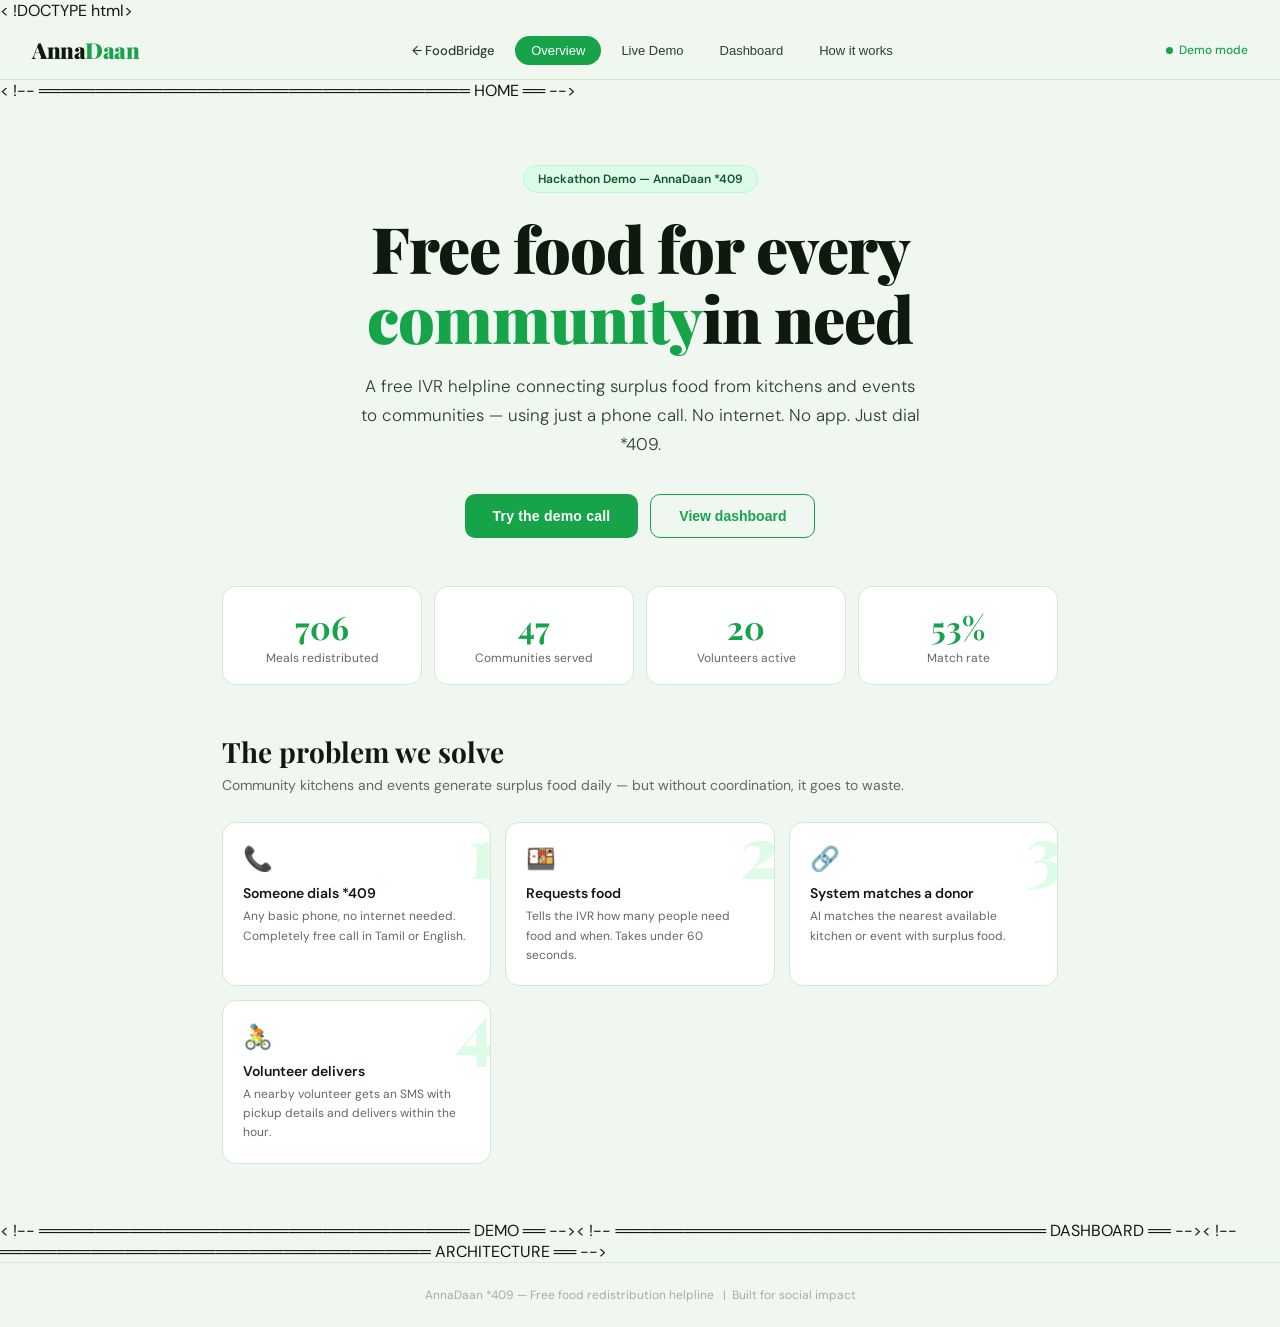
<file: manager.html>
< !DOCTYPE html><html lang="en"><head><meta charset="UTF-8"><meta name="viewport" content="width=device-width, initial-scale=1.0"><title>AnnaDaan — Food Redistribution Demo</title><link href="https://fonts.googleapis.com/css2?family=Playfair+Display:wght@700;900&family=DM+Sans:wght@300;400;500;600&display=swap" rel="stylesheet"><style>:root {
    --green: #16a34a;
    --green-l: #dcfce7;
    --green-d: #14532d;
    --amber: #d97706;
    --amber-l: #fef3c7;
    --red: #dc2626;
    --red-l: #fee2e2;
    --ink: #0f1a0f;
    --ink-2: #2d3f2d;
    --mist: #f0f7f0;
    --border: #d4e8d4;
    --white: #ffffff;
}

* {
    box-sizing: border-box;
    margin: 0;
    padding: 0;
}

html {
    scroll-behavior: smooth;
}

body {
    font-family: 'DM Sans', sans-serif;
    background: var(--mist);
    color: var(--ink);
    min-height: 100vh;
}

/* ── NAV ── */
nav {
    position: sticky;
    top: 0;
    z-index: 100;
    background: rgba(240, 247, 240, .92);
    backdrop-filter: blur(12px);
    border-bottom: 1px solid var(--border);
    padding: 14px 32px;
    display: flex;
    align-items: center;
    justify-content: space-between;
}

.logo {
    font-family: 'Playfair Display', serif;
    font-size: 22px;
    font-weight: 900;
    color: var(--ink);
    letter-spacing: -.5px;
}

.logo span {
    color: var(--green);
}

.nav-tabs {
    display: flex;
    gap: 4px;
}

.nav-tab {
    padding: 6px 16px;
    border-radius: 20px;
    font-size: 13px;
    font-weight: 500;
    cursor: pointer;
    border: none;
    background: transparent;
    color: var(--ink-2);
    transition: all .2s;
}

.nav-tab:hover {
    background: var(--green-l);
}

.nav-tab.active {
    background: var(--green);
    color: #fff;
}

.live-pill {
    display: flex;
    align-items: center;
    gap: 6px;
    font-size: 12px;
    font-weight: 500;
    color: var(--green);
}

.live-pill::before {
    content: '';
    width: 7px;
    height: 7px;
    border-radius: 50%;
    background: var(--green);
    animation: blink 1.4s infinite;
}

@keyframes blink {

    0%,
    100% {
        opacity: 1
    }

    50% {
        opacity: .2
    }
}

/* ── PAGES ── */
.page {
    display: none;
    animation: fadeIn .3s ease;
}

.page.active {
    display: block;
}

@keyframes fadeIn {
    from {
        opacity: 0;
        transform: translateY(8px)
    }

    to {
        opacity: 1;
        transform: translateY(0)
    }
}

/* ── HERO ── */
.hero {
    padding: 64px 32px 48px;
    max-width: 900px;
    margin: 0 auto;
    text-align: center;
}

.hero-badge {
    display: inline-flex;
    align-items: center;
    gap: 6px;
    background: var(--green-l);
    color: var(--green-d);
    font-size: 12px;
    font-weight: 600;
    padding: 5px 14px;
    border-radius: 20px;
    margin-bottom: 20px;
    border: 1px solid #bbf7d0;
}

h1 {
    font-family: 'Playfair Display', serif;
    font-size: clamp(36px, 6vw, 64px);
    font-weight: 900;
    line-height: 1.1;
    color: var(--ink);
    margin-bottom: 18px;
    letter-spacing: -1px;
}

h1 em {
    color: var(--green);
    font-style: normal;
}

.hero-sub {
    font-size: 17px;
    color: var(--ink-2);
    line-height: 1.7;
    max-width: 560px;
    margin: 0 auto 36px;
    font-weight: 300;
}

.hero-btns {
    display: flex;
    gap: 12px;
    justify-content: center;
    flex-wrap: wrap;
}

.btn-primary {
    padding: 13px 28px;
    border-radius: 10px;
    background: var(--green);
    color: #fff;
    font-size: 14px;
    font-weight: 600;
    cursor: pointer;
    border: none;
    transition: all .2s;
    letter-spacing: .2px;
}

.btn-primary:hover {
    background: var(--green-d);
    transform: translateY(-1px);
}

.btn-outline {
    padding: 13px 28px;
    border-radius: 10px;
    background: transparent;
    color: var(--green);
    font-size: 14px;
    font-weight: 600;
    cursor: pointer;
    border: 1.5px solid var(--green);
    transition: all .2s;
}

.btn-outline:hover {
    background: var(--green-l);
}

/* ── STATS ROW ── */
.stats-row {
    display: grid;
    grid-template-columns: repeat(auto-fit, minmax(140px, 1fr));
    gap: 12px;
    max-width: 900px;
    margin: 0 auto 48px;
    padding: 0 32px;
}

.stat-card {
    background: var(--white);
    border: 1px solid var(--border);
    border-radius: 14px;
    padding: 18px;
    text-align: center;
    transition: transform .2s;
}

.stat-card:hover {
    transform: translateY(-2px);
}

.stat-num {
    font-family: 'Playfair Display', serif;
    font-size: 32px;
    font-weight: 700;
    color: var(--green);
    display: block;
}

.stat-lbl {
    font-size: 12px;
    color: #666;
    margin-top: 2px;
}

/* ── HOW IT WORKS ── */
.section {
    padding: 0 32px 56px;
    max-width: 900px;
    margin: 0 auto;
}

.section-title {
    font-family: 'Playfair Display', serif;
    font-size: 28px;
    font-weight: 700;
    color: var(--ink);
    margin-bottom: 6px;
}

.section-sub {
    font-size: 14px;
    color: #666;
    margin-bottom: 28px;
}

.flow-cards {
    display: grid;
    grid-template-columns: repeat(auto-fit, minmax(200px, 1fr));
    gap: 14px;
}

.flow-card {
    background: var(--white);
    border: 1px solid var(--border);
    border-radius: 14px;
    padding: 20px;
    position: relative;
    overflow: hidden;
    transition: transform .2s;
}

.flow-card:hover {
    transform: translateY(-2px);
}

.flow-card::before {
    content: attr(data-n);
    font-family: 'Playfair Display', serif;
    font-size: 72px;
    font-weight: 900;
    color: var(--green-l);
    position: absolute;
    right: -6px;
    top: -10px;
    line-height: 1;
}

.fc-icon {
    font-size: 24px;
    margin-bottom: 10px;
}

.fc-title {
    font-size: 14px;
    font-weight: 600;
    color: var(--ink);
    margin-bottom: 5px;
}

.fc-desc {
    font-size: 12px;
    color: #666;
    line-height: 1.6;
}

/* ── PHONE DEMO ── */
.demo-section {
    display: grid;
    grid-template-columns: 1fr 1fr;
    gap: 32px;
    max-width: 900px;
    margin: 0 auto;
    padding: 0 32px 56px;
    align-items: start;
}

@media(max-width:640px) {
    .demo-section {
        grid-template-columns: 1fr;
    }
}

.phone-wrap {
    display: flex;
    justify-content: center;
}

.phone {
    width: 270px;
    background: var(--white);
    border: 1px solid var(--border);
    border-radius: 36px;
    padding: 16px 12px 22px;
    box-shadow: 0 24px 64px rgba(0, 0, 0, .08);
}

.notch {
    width: 60px;
    height: 5px;
    background: var(--border);
    border-radius: 3px;
    margin: 0 auto 14px;
}

.screen {
    min-height: 200px;
    padding: 2px 0 6px;
}

.ctag {
    text-align: center;
    font-size: 10px;
    color: #aaa;
    margin-bottom: 2px;
}

.pnum {
    text-align: center;
    font-size: 22px;
    font-weight: 600;
    color: var(--ink);
    letter-spacing: 3px;
}

.psl {
    text-align: center;
    font-size: 11px;
    min-height: 16px;
    margin: 4px 0 2px;
}

.pel {
    text-align: center;
    font-size: 11px;
    color: var(--green);
    min-height: 14px;
    margin-bottom: 5px;
}

.ivr-box {
    background: var(--mist);
    border-radius: 12px;
    padding: 12px;
    margin: 6px 0;
    display: none;
}

.ivr-lbl {
    font-size: 10px;
    font-weight: 600;
    color: #888;
    margin-bottom: 4px;
    text-transform: uppercase;
    letter-spacing: .4px;
}

.ivr-msg {
    font-size: 12px;
    color: var(--ink);
    line-height: 1.7;
    white-space: pre-line;
    margin-bottom: 8px;
}

.ivr-opts {
    display: flex;
    flex-direction: column;
    gap: 5px;
}

.ivr-opt {
    display: flex;
    align-items: center;
    gap: 7px;
    background: var(--white);
    border: 1px solid var(--border);
    border-radius: 9px;
    padding: 8px 10px;
    cursor: pointer;
    font-size: 12px;
    color: var(--ink);
    transition: all .15s;
}

.ivr-opt:hover {
    background: var(--green-l);
    border-color: #86efac;
}

.ivr-opt:active {
    transform: scale(0.97);
}

.opt-k {
    background: var(--green-l);
    color: var(--green-d);
    font-weight: 600;
    font-size: 10px;
    border-radius: 4px;
    padding: 1px 6px;
    min-width: 16px;
    text-align: center;
    flex-shrink: 0;
}

.cfm-box {
    background: var(--green-l);
    border-radius: 9px;
    padding: 10px;
    font-size: 11px;
    color: var(--green-d);
    line-height: 1.8;
    white-space: pre-line;
    margin-top: 7px;
    border: 1px solid #86efac;
}

.keypad {
    display: grid;
    grid-template-columns: repeat(3, 1fr);
    gap: 6px;
    margin: 8px 0;
}

.key {
    text-align: center;
    padding: 11px 0 7px;
    border-radius: 50%;
    cursor: pointer;
    user-select: none;
    transition: all .1s;
}

.key:active {
    background: var(--green-l);
    transform: scale(0.9);
}

.kn {
    font-size: 18px;
    font-weight: 400;
    color: var(--ink);
    line-height: 1;
}

.ks {
    font-size: 8px;
    color: #aaa;
    letter-spacing: 1.5px;
    margin-top: 1px;
}

.actions {
    display: flex;
    justify-content: space-between;
    align-items: center;
    padding: 0 10px;
}

.abtn {
    width: 48px;
    height: 48px;
    border-radius: 50%;
    display: flex;
    align-items: center;
    justify-content: center;
    cursor: pointer;
    transition: all .15s;
}

.abtn:active {
    transform: scale(0.9);
}

.dot {
    display: inline-block;
    width: 6px;
    height: 6px;
    border-radius: 50%;
    background: var(--green);
    margin: 0 2px;
    animation: blink 1s infinite;
}

.dot:nth-child(2) {
    animation-delay: .2s;
}

.dot:nth-child(3) {
    animation-delay: .4s;
}

/* demo right panel */
.demo-info {
    padding-top: 8px;
}

.demo-info h2 {
    font-family: 'Playfair Display', serif;
    font-size: 26px;
    font-weight: 700;
    color: var(--ink);
    margin-bottom: 8px;
}

.demo-info p {
    font-size: 14px;
    color: #555;
    line-height: 1.7;
    margin-bottom: 16px;
}

.feature-list {
    list-style: none;
    display: flex;
    flex-direction: column;
    gap: 8px;
    margin-bottom: 24px;
}

.feature-list li {
    display: flex;
    align-items: flex-start;
    gap: 10px;
    font-size: 13px;
    color: var(--ink-2);
}

.feature-list li::before {
    content: '';
    width: 18px;
    height: 18px;
    border-radius: 50%;
    background: var(--green-l);
    border: 1.5px solid var(--green);
    flex-shrink: 0;
    margin-top: 1px;
    display: flex;
    align-items: center;
    justify-content: center;
}

.tag-row {
    display: flex;
    gap: 6px;
    flex-wrap: wrap;
}

.tag {
    font-size: 11px;
    font-weight: 500;
    padding: 3px 10px;
    border-radius: 20px;
    border: 1px solid;
}

.tag-g {
    background: var(--green-l);
    color: var(--green-d);
    border-color: #86efac;
}

.tag-a {
    background: var(--amber-l);
    color: #92400e;
    border-color: #fcd34d;
}

/* ── DASHBOARD ── */
.dash-wrap {
    max-width: 900px;
    margin: 0 auto;
    padding: 0 32px 56px;
}

.dash-grid {
    display: grid;
    grid-template-columns: repeat(auto-fit, minmax(140px, 1fr));
    gap: 10px;
    margin-bottom: 20px;
}

.d-stat {
    background: var(--white);
    border: 1px solid var(--border);
    border-radius: 12px;
    padding: 14px;
}

.d-stat-n {
    font-family: 'Playfair Display', serif;
    font-size: 28px;
    font-weight: 700;
}

.d-stat-l {
    font-size: 11px;
    color: #888;
    margin-top: 2px;
}

.d-stat.g .d-stat-n {
    color: var(--green);
}

.d-stat.a .d-stat-n {
    color: var(--amber);
}

.d-stat.r .d-stat-n {
    color: var(--red);
}

.table-card {
    background: var(--white);
    border: 1px solid var(--border);
    border-radius: 14px;
    overflow: hidden;
}

.table-head {
    padding: 14px 16px;
    border-bottom: 1px solid var(--border);
    display: flex;
    align-items: center;
    justify-content: space-between;
}

.table-title {
    font-size: 14px;
    font-weight: 600;
    color: var(--ink);
}

table {
    width: 100%;
    border-collapse: collapse;
}

th {
    font-size: 10px;
    font-weight: 600;
    color: #888;
    text-transform: uppercase;
    padding: 8px 14px;
    background: #fafaf8;
    text-align: left;
    border-bottom: 1px solid var(--border);
}

td {
    padding: 10px 14px;
    font-size: 13px;
    border-bottom: 1px solid #f5f5f2;
}

tr:last-child td {
    border-bottom: none;
}

tr:hover td {
    background: #fafcfa;
}

.badge {
    display: inline-block;
    font-size: 10px;
    font-weight: 600;
    padding: 2px 8px;
    border-radius: 20px;
}

.b-open {
    background: var(--amber-l);
    color: #92400e;
}

.b-matched {
    background: var(--green-l);
    color: var(--green-d);
}

.b-done {
    background: #ede9fe;
    color: #4c1d95;
}

.b-ta {
    background: #ede9fe;
    color: #5b21b6;
}

.b-en {
    background: #dbeafe;
    color: #1e40af;
}

/* ── ARCHITECTURE ── */
.arch-section {
    max-width: 900px;
    margin: 0 auto;
    padding: 0 32px 56px;
}

.arch-grid {
    display: grid;
    grid-template-columns: 1fr 1fr;
    gap: 14px;
}

@media(max-width:600px) {
    .arch-grid {
        grid-template-columns: 1fr;
    }
}

.arch-card {
    background: var(--white);
    border: 1px solid var(--border);
    border-radius: 14px;
    padding: 18px;
}

.arch-card-title {
    font-size: 13px;
    font-weight: 600;
    color: var(--ink);
    margin-bottom: 8px;
    display: flex;
    align-items: center;
    gap: 8px;
}

.arch-dot {
    width: 8px;
    height: 8px;
    border-radius: 50%;
    flex-shrink: 0;
}

.arch-desc {
    font-size: 12px;
    color: #666;
    line-height: 1.6;
}

.arch-tag {
    display: inline-block;
    font-size: 10px;
    font-weight: 500;
    padding: 2px 8px;
    border-radius: 5px;
    margin-top: 6px;
}

.at-free {
    background: var(--green-l);
    color: var(--green-d);
}

.flow-line {
    display: flex;
    align-items: center;
    gap: 0;
    background: var(--white);
    border: 1px solid var(--border);
    border-radius: 14px;
    padding: 16px 20px;
    margin-bottom: 14px;
    flex-wrap: wrap;
    gap: 8px;
}

.fl-box {
    background: var(--mist);
    border: 1px solid var(--border);
    border-radius: 8px;
    padding: 6px 12px;
    font-size: 12px;
    font-weight: 500;
    color: var(--ink);
    white-space: nowrap;
}

.fl-arr {
    color: #aaa;
    font-size: 14px;
}

footer {
    text-align: center;
    padding: 24px;
    font-size: 12px;
    color: #aaa;
    border-top: 1px solid var(--border);
}

</style></head><body><nav><div class="logo">Anna<span>Daan</span></div><div class="nav-tabs"><a class="nav-tab" href="index.html" style="text-decoration:none; display:inline-flex; align-items:center;">← FoodBridge</a><button class="nav-tab active" onclick="showPage('home')">Overview</button><button class="nav-tab" onclick="showPage('demo')">Live Demo</button><button class="nav-tab" onclick="showPage('dashboard')">Dashboard</button><button class="nav-tab" onclick="showPage('arch')">How it works</button></div><div class="live-pill">Demo mode</div></nav>< !-- ══════════════════════════════════════ HOME ══ --><div class="page active" id="page-home"><div class="hero"><div class="hero-badge">Hackathon Demo — AnnaDaan *409</div><h1>Free food for every<br><em>community</em>in need</h1><p class="hero-sub">A free IVR helpline connecting surplus food from kitchens and events to communities — using just a phone call. No internet. No app. Just dial *409.</p><div class="hero-btns"><button class="btn-primary" onclick="showPage('demo')">Try the demo call</button><button class="btn-outline" onclick="showPage('dashboard')">View dashboard</button></div></div><div class="stats-row"><div class="stat-card"><span class="stat-num" id="s1">0</span><div class="stat-lbl">Meals redistributed</div></div><div class="stat-card"><span class="stat-num" id="s2">0</span><div class="stat-lbl">Communities served</div></div><div class="stat-card"><span class="stat-num" id="s3">0</span><div class="stat-lbl">Volunteers active</div></div><div class="stat-card"><span class="stat-num" id="s4">0%</span><div class="stat-lbl">Match rate</div></div></div><div class="section"><div class="section-title">The problem we solve</div><div class="section-sub">Community kitchens and events generate surplus food daily — but without coordination,
it goes to waste.</div><div class="flow-cards"><div class="flow-card" data-n="1"><div class="fc-icon">📞</div><div class="fc-title">Someone dials *409</div><div class="fc-desc">Any basic phone,
no internet needed. Completely free call in Tamil or English.</div></div><div class="flow-card" data-n="2"><div class="fc-icon">🍱</div><div class="fc-title">Requests food</div><div class="fc-desc">Tells the IVR how many people need food and when. Takes under 60 seconds.</div></div><div class="flow-card" data-n="3"><div class="fc-icon">🔗</div><div class="fc-title">System matches a donor</div><div class="fc-desc">AI matches the nearest available kitchen or event with surplus food.</div></div><div class="flow-card" data-n="4"><div class="fc-icon">🚴</div><div class="fc-title">Volunteer delivers</div><div class="fc-desc">A nearby volunteer gets an SMS with pickup details and delivers within the hour.</div></div></div></div></div>< !-- ══════════════════════════════════════ DEMO ══ --><div class="page" id="page-demo"><div class="demo-section"><div class="phone-wrap"><div class="phone"><div class="notch"></div><div class="screen"><div class="ctag">AnnaDaan — இலவச உதவி</div><div class="pnum" id="pd">*409</div><div class="psl" id="psl" style="color:#aaa">Tap green to call</div><div class="pel" id="pel"></div><div class="ivr-box" id="ibox"><div class="ivr-lbl" id="ilbl"></div><div class="ivr-msg" id="imsg"></div><div class="ivr-opts" id="iopts"></div><div id="icfm"></div></div></div><div class="keypad"><div class="key" onclick="pk('1')"><div class="kn">1</div><div class="ks"></div></div><div class="key" onclick="pk('2')"><div class="kn">2</div><div class="ks">ABC</div></div><div class="key" onclick="pk('3')"><div class="kn">3</div><div class="ks">DEF</div></div><div class="key" onclick="pk('4')"><div class="kn">4</div><div class="ks">GHI</div></div><div class="key" onclick="pk('5')"><div class="kn">5</div><div class="ks">JKL</div></div><div class="key" onclick="pk('6')"><div class="kn">6</div><div class="ks">MNO</div></div><div class="key" onclick="pk('7')"><div class="kn">7</div><div class="ks">PQRS</div></div><div class="key" onclick="pk('8')"><div class="kn">8</div><div class="ks">TUV</div></div><div class="key" onclick="pk('9')"><div class="kn">9</div><div class="ks">WXYZ</div></div><div class="key" onclick="pk('*')"><div class="kn" style="font-size:20px">*</div></div><div class="key" onclick="pk('0')"><div class="kn">0</div></div><div class="key" onclick="pk('#')"><div class="kn">#</div></div></div><div class="actions"><div class="abtn" style="background:#f0f7f0" onclick="dl()"><svg width="16" height="16" viewBox="0 0 24 24" fill="none" stroke="#666" stroke-width="2" stroke-linecap="round"><path d="M21 4H8l-7 8 7 8h13a2 2 0 0 0 2-2V6a2 2 0 0 0-2-2z" /><line x1="18" y1="9" x2="12" y2="15" /><line x1="12" y1="9" x2="18" y2="15" /></svg></div><div class="abtn" id="cbtn" style="background:#16a34a" onclick="hc()"><svg width="18" height="18" viewBox="0 0 24 24" fill="none" stroke="white" stroke-width="2" stroke-linecap="round"><path d="M22 16.92v3a2 2 0 0 1-2.18 2 19.79 19.79 0 0 1-8.63-3.07A19.5 19.5 0 0 1 4.69 12 19.79 19.79 0 0 1 1.63 3.4 2 2 0 0 1 3.6 1.22h3a2 2 0 0 1 2 1.72c.127.96.362 1.903.7 2.81a2 2 0 0 1-.45 2.11L7.91 8.8a16 16 0 0 0 6.29 6.29l.96-.96a2 2 0 0 1 2.11-.45c.907.338 1.85.573 2.81.7a2 2 0 0 1 1.72 2z" /></svg></div><div style="width:48px"></div></div></div></div><div class="demo-info"><h2>Try the *409 helpline</h2><p>Dial *409 using the keypad,
press the green call button,
then navigate the menu. This is exactly what a caller hears — in Tamil or English.</p><ul class="feature-list"><li>Press 1 — request food for your community</li><li>Press 2 — check your request status</li><li>Press 3 — switch between Tamil and English</li></ul><div class="tag-row"><span class="tag tag-g">Tamil voice</span><span class="tag tag-g">English voice</span><span class="tag tag-g">Free call</span><span class="tag tag-a">Works on any phone</span><span class="tag tag-a">No internet needed</span></div><br><br><div id="demo-log" style="background:var(--mist);border:1px solid var(--border);border-radius:10px;padding:12px;font-size:12px;color:#555;min-height:80px;line-height:1.8;display:none;"><strong style="color:var(--ink);font-size:11px;text-transform:uppercase;letter-spacing:.4px;">Call log</strong><br><div id="log-entries"></div></div></div></div></div>< !-- ══════════════════════════════════════ DASHBOARD ══ --><div class="page" id="page-dashboard"><div class="dash-wrap"><div style="padding:24px 0 20px;"><div class="section-title">Command Centre</div><div class="section-sub">Live ticket tracking,
analytics,
volunteer dispatch</div></div><div class="dash-grid"><div class="d-stat g"><div class="d-stat-n" id="ds1">12</div><div class="d-stat-l">Total requests</div></div><div class="d-stat g"><div class="d-stat-n" id="ds2">9</div><div class="d-stat-l">Matched</div></div><div class="d-stat"><div class="d-stat-n" id="ds3">6</div><div class="d-stat-l">Delivered</div></div><div class="d-stat a"><div class="d-stat-n" id="ds4">3</div><div class="d-stat-l">Open</div></div><div class="d-stat g"><div class="d-stat-n">75%</div><div class="d-stat-l">Match rate</div></div><div class="d-stat"><div class="d-stat-n">4</div><div class="d-stat-l">Active donors</div></div></div><div class="table-card" style="margin-bottom:14px;"><div class="table-head"><div class="table-title">Live tickets</div><span style="font-size:11px;color:#aaa;">Auto-updates every 15s in production</span></div><div style="overflow-x:auto;"><table id="ticket-table"><thead><tr><th>Ticket</th><th>Caller</th><th>Size</th><th>Urgency</th><th>Lang</th><th>Status</th><th>Time</th></tr></thead><tbody id="ticket-body"></tbody></table></div></div><div class="table-card"><div class="table-head"><div class="table-title">Donors & volunteers</div></div><div style="overflow-x:auto;"><table><thead><tr><th>Kitchen / Donor</th><th>Food type</th><th>Serves</th><th>Area</th><th>Status</th></tr></thead><tbody><tr><td><strong>Rajaji Hall Kitchen</strong></td><td>Cooked meals</td><td>200 ppl</td><td>Chennai Central</td><td><span class="badge b-matched">Available</span></td></tr><tr><td><strong>Temple Kitchen,
T.Nagar</strong></td><td>Cooked meals</td><td>100 ppl</td><td>T.Nagar</td><td><span class="badge b-matched">Available</span></td></tr><tr><td><strong>Wedding Hall,
Adyar</strong></td><td>Mixed</td><td>50 ppl</td><td>Adyar</td><td><span class="badge b-done">Assigned</span></td></tr><tr><td><strong>Corporation Centre</strong></td><td>Packaged</td><td>80 ppl</td><td>Egmore</td><td><span class="badge b-matched">Available</span></td></tr></tbody></table></div></div></div></div>< !-- ══════════════════════════════════════ ARCHITECTURE ══ --><div class="page" id="page-arch"><div class="arch-section"><div style="padding:24px 0 20px;"><div class="section-title">How it works</div><div class="section-sub">Every component is free. Deployed and running in under 2 hours.</div></div><div class="flow-line"><div class="fl-box">User dials *409</div><div class="fl-arr">→</div><div class="fl-box">Twilio receives call</div><div class="fl-arr">→</div><div class="fl-box">Flask on Render</div><div class="fl-arr">→</div><div class="fl-box">Tamil / English IVR</div><div class="fl-arr">→</div><div class="fl-box">Ticket saved in Supabase</div><div class="fl-arr">→</div><div class="fl-box">Volunteer SMS sent</div></div><div class="arch-grid"><div class="arch-card"><div class="arch-card-title"><div class="arch-dot" style="background:#16a34a"></div>Twilio IVR</div><div class="arch-desc">Handles the actual phone call. Plays Tamil or English voice using Polly TTS. Captures key presses (1/2/3) and sends them to your Flask server via webhook.</div><span class="arch-tag at-free">$15 free trial</span></div><div class="arch-card"><div class="arch-card-title"><div class="arch-dot" style="background:#3b82f6"></div>Flask backend</div><div class="arch-desc">Receives Twilio webhooks,
runs the IVR logic,
saves tickets to Supabase,
triggers the matching engine,
and sends SMS confirmations.</div><span class="arch-tag at-free">Free on Render.com</span></div><div class="arch-card"><div class="arch-card-title"><div class="arch-dot" style="background:#8b5cf6"></div>Supabase database</div><div class="arch-desc">Stores all tickets,
donors,
and volunteer assignments. Provides real-time updates to the dashboard. Two tables: tickets and donors.</div><span class="arch-tag at-free">Free forever</span></div><div class="arch-card"><div class="arch-card-title"><div class="arch-dot" style="background:#f59e0b"></div>Matching engine</div><div class="arch-desc">Automatically pairs each food request with the nearest available donor based on capacity and urgency. Notifies the volunteer via SMS instantly.</div><span class="arch-tag at-free">Built into Flask app</span></div><div class="arch-card"><div class="arch-card-title"><div class="arch-dot" style="background:#ef4444"></div>Dashboard</div><div class="arch-desc">Live command centre showing tickets,
analytics,
donor management,
and volunteer status. Auto-refreshes every 15 seconds.</div><span class="arch-tag at-free">Served by Flask</span></div><div class="arch-card"><div class="arch-card-title"><div class="arch-dot" style="background:#06b6d4"></div>Tamil+English IVR</div><div class="arch-desc">Full bilingual support. Caller presses 3 to switch language mid-call. All prompts,
confirmations and SMS messages are in Tamil or English.</div><span class="arch-tag at-free">Twilio Polly TTS</span></div></div></div></div><footer>AnnaDaan *409 — Free food redistribution helpline &nbsp;
|&nbsp;
Built for social impact</footer><script> // ── Page navigation ──────────────────────

function showPage(id) {
    document.querySelectorAll('.page').forEach(function(p) {
            p.classList.remove('active');
        });

    document.querySelectorAll('.nav-tab').forEach(function(t) {
            t.classList.remove('active');
        });
    document.getElementById('page-' +id).classList.add('active');

    var tabs= {
        'home': 0, 'demo':1, 'dashboard':2, 'arch':3
    }

    ;
    document.querySelectorAll('.nav-tab')[tabs[id]].classList.add('active');
    window.scrollTo(0, 0);
}

// ── Counter animation ────────────────────
function animateCount(el, target, suffix, dur) {
    var start=0,
    step=target/60;

    var t=setInterval(function() {
            start=Math.min(start+step, target);
            el.textContent=Math.floor(start) + (suffix||'');
            if(start >=target) clearInterval(t);
        }

        , dur/60);
}

setTimeout(function() {
        animateCount(document.getElementById('s1'), 1247, '', 1500);
        animateCount(document.getElementById('s2'), 83, '', 1500);
        animateCount(document.getElementById('s3'), 36, '', 1500);
        animateCount(document.getElementById('s4'), 94, '%', 1500);
    }

    , 400);

// ── IVR simulator ────────────────────────
var st='idle',
ivs='',
dial='',
secs=0,
tmr=null,
lang='en';
var tid='FD-'+Math.floor(1000+Math.random()*8999);
var logs=[];

var T= {
    en: {

        ctag:'AnnaDaan — Free Helpline',
        tap:'Tap green to call',
        conn:'Connected — AnnaDaan Helpline',
        home_lbl:'*409 — Main menu',
        home_msg:'Welcome. This call is free.\n\nPress 1 — Request food for community\nPress 2 — Check request status\nPress 3 — மொழி / Language',
        home_opts:[ {
            k: '1', t:'Request food for community', n:'size'
        }

        ,
        {
        k: '2', t:'Check request status', n:'status'
    }

    ,
    {
    k: '3', t:'மொழி / Language', n:'lang'
}

],
size_lbl:'How many people?',
size_msg:'Press 1 — Up to 10 people\nPress 2 — 11 to 50 people\nPress 3 — More than 50 people',
size_opts:[ {
    k: '1', t:'Up to 10 people', n:'when'
}

,
{
k: '2', t:'11 to 50 people', n:'when'
}

,
{
k: '3', t:'More than 50 people', n:'when'
}

],
when_lbl:'When do you need food?',
when_msg:'Press 1 — Right now (urgent)\nPress 2 — Today afternoon\nPress 3 — Tomorrow',
when_opts:[ {
    k: '1', t:'Right now — urgent', n:'done'
}

,
{
k: '2', t:'Today afternoon', n:'done'
}

,
{
k: '3', t:'Tomorrow', n:'done'
}

],
done_lbl:'Request confirmed',
done_msg:'Your food request is registered.\nA volunteer will reach you in 30–45 min.\nYou will receive an SMS shortly.\n\nPress 0 — Main menu',
done_cfm:'Ticket #'+tid+'\nCommunity food request\nStatus: Matching donor\nETA: 30–45 minutes\nFree service',
done_opts:[ {
    k: '0', t:'Back to main menu', n:'home'
}

],
stat_lbl:'Request status',
stat_msg:'Ticket #'+tid+'\nStatus: Matched\nVolunteer on the way\nETA: 25 minutes\n\nPress 0 — Main menu',
stat_opts:[ {
    k: '0', t:'Back to main menu', n:'home'
}

],
lang_lbl:'Language / மொழி',
lang_msg:'Press 1 — English\nPress 2 — தமிழ் (Tamil)',
lang_opts:[ {
    k: '1', t:'English', n:'set_en'
}

,
{
k: '2', t:'தமிழ்', n:'set_ta'
}

],
saved_lbl:'Language saved',
saved_msg:'Language set to English.\n\nPress 0 — Main menu',
saved_opts:[ {
    k: '0', t:'Main menu', n:'home'
}

],
back:'Back to main menu'
}

,
ta: {

    ctag:'அன்னதானம் — இலவச உதவி',
    tap:'பச்சை பொத்தானை அழுத்தவும்',
    conn:'இணைக்கப்பட்டது',
    home_lbl:'*409 — முதன்மை மெனு',
    home_msg:'வரவேற்கிறோம். இந்த அழைப்பு இலவசம்.\n\n1 — சமுதாயத்திற்கு உணவு கேட்க\n2 — கோரிக்கை நிலை பார்க்க\n3 — மொழி / Language',
    home_opts:[ {
        k: '1', t:'சமுதாயத்திற்கு உணவு கேட்க', n:'size'
    }

    ,
    {
    k: '2', t:'கோரிக்கை நிலை பார்க்க', n:'status'
}

,
{
k: '3', t:'மொழி / Language', n:'lang'
}

],
size_lbl:'எத்தனை பேருக்கு?',
size_msg:'1 — 10 பேர் வரை\n2 — 11 முதல் 50 பேர்\n3 — 50 பேருக்கு மேல்',
size_opts:[ {
    k: '1', t:'10 பேர் வரை', n:'when'
}

,
{
k: '2', t:'11 முதல் 50 பேர்', n:'when'
}

,
{
k: '3', t:'50 பேருக்கு மேல்', n:'when'
}

],
when_lbl:'எப்போது வேண்டும்?',
when_msg:'1 — இப்போதே (அவசரம்)\n2 — இன்று மதியம்\n3 — நாளை',
when_opts:[ {
    k: '1', t:'இப்போதே — அவசரம்', n:'done'
}

,
{
k: '2', t:'இன்று மதியம்', n:'done'
}

,
{
k: '3', t:'நாளை', n:'done'
}

],
done_lbl:'கோரிக்கை உறுதிப்பட்டது',
done_msg:'உங்கள் கோரிக்கை பதிவாகிவிட்டது.\nதன்னார்வலர் 30–45 நிமிடத்தில் வருவார்.\nSMS வரும்.\n\n0 — முதன்மை மெனு',
done_cfm:'டிக்கெட் #'+tid+'\nசமுதாய உணவு கோரிக்கை\nநிலை: நன்கொடையாளர் தேடுகிறோம்\nவரும் நேரம்: 30–45 நிமிடம்\nஇலவச சேவை',
done_opts:[ {
    k: '0', t:'முதன்மை மெனு', n:'home'
}

],
stat_lbl:'கோரிக்கை நிலை',
stat_msg:'டிக்கெட் #'+tid+'\nநிலை: பொருத்தப்பட்டது\nதன்னார்வலர் வருகிறார்\nவரும் நேரம்: 25 நிமிடம்\n\n0 — முதன்மை மெனு',
stat_opts:[ {
    k: '0', t:'முதன்மை மெனு', n:'home'
}

],
lang_lbl:'மொழி / Language',
lang_msg:'1 — English\n2 — தமிழ்',
lang_opts:[ {
    k: '1', t:'English', n:'set_en'
}

,
{
k: '2', t:'தமிழ்', n:'set_ta'
}

],
saved_lbl:'மொழி சேமிக்கப்பட்டது',
saved_msg:'மொழி தமிழாக அமைக்கப்பட்டது.\n\n0 — முதன்மை மெனு',
saved_opts:[ {
    k: '0', t:'முதன்மை மெனு', n:'home'
}

],
back:'முதன்மை மெனு'
}
}

;

function getFlow() {
    var t=T[lang];

    return {
        home: {
            lbl: t.home_lbl, msg:t.home_msg, opts:t.home_opts
        }

        ,
        size: {
            lbl: t.size_lbl, msg:t.size_msg, opts:t.size_opts
        }

        ,
        when: {
            lbl: t.when_lbl, msg:t.when_msg, opts:t.when_opts
        }

        ,
        done: {
            lbl: t.done_lbl, msg:t.done_msg, opts:t.done_opts, cfm:t.done_cfm
        }

        ,
        status: {
            lbl: t.stat_lbl, msg:t.stat_msg, opts:t.stat_opts
        }

        ,
        lang: {
            lbl: t.lang_lbl, msg:t.lang_msg, opts:t.lang_opts
        }

        ,
        set_en: {
            lbl: T.en.saved_lbl, msg:T.en.saved_msg, opts:T.en.saved_opts, sw:'en'
        }

        ,
        set_ta: {
            lbl: T.ta.saved_lbl, msg:T.ta.saved_msg, opts:T.ta.saved_opts, sw:'ta'
        }
    }

    ;
}

function addLog(msg) {
    var d=document.getElementById('demo-log');
    var e=document.getElementById('log-entries');
    d.style.display='block';
    var now=new Date();

    var ts=now.toLocaleTimeString('en-IN', {
        hour:'2-digit', minute:'2-digit', second:'2-digit'
    });
e.innerHTML+='<span style="color:#aaa">'+ts+'</span> '+msg+'<br>';
d.scrollTop=d.scrollHeight;
// also add to dashboard
if(msg.indexOf('Ticket') !==-1) addTicketRow();
}

var ticketCount=12;

var ticketData=[ {
    id: 'FD-2847', caller:'+91 98765 xxxxx', size:'11–50', urg:'Now', lang:'ta', status:'matched', time:'2 min ago'
}

,
{
id: 'FD-2846', caller:'+91 98400 xxxxx', size:'≤10', urg:'Afternoon', lang:'en', status:'open', time:'8 min ago'
}

,
{
id: 'FD-2845', caller:'+91 94440 xxxxx', size:'50+', urg:'Tomorrow', lang:'ta', status:'done', time:'22 min ago'
}

,
{
id: 'FD-2844', caller:'+91 97890 xxxxx', size:'11–50', urg:'Now', lang:'en', status:'matched', time:'35 min ago'
}

,
];

function renderTickets() {
    var tbody=document.getElementById('ticket-body');

    var rows=ticketData.map(function(t) {
            var bc= {
                open:'b-open', matched:'b-matched', done:'b-done'
            }

            [t.status]||'b-open';
            return '<tr><td><strong>' +t.id+'</strong></td><td>' +t.caller+'</td><td>' +t.size+'</td><td>' +t.urg+'</td>' + '<td>' +(t.lang==='ta' ?'<span class="badge b-ta">தமிழ்</span>':'<span class="badge b-en">EN</span>')+'</td>' + '<td><span class="badge ' +bc+'">' +t.status+'</span></td><td style="color:#aaa">' +t.time+'</td></tr>';
        });
    tbody.innerHTML=rows.join('');
}

renderTickets();

function addTicketRow() {
    ticketCount++;
    var newTid='FD-'+Math.floor(2848+Math.random()*10);

    ticketData.unshift({
        id:newTid, caller:'+91 90000 xxxxx', size:'11–50', urg:'Now', lang:lang, status:'matched', time:'Just now'
    });
document.getElementById('ds1').textContent=ticketCount;
document.getElementById('ds2').textContent=Math.floor(ticketCount*0.75);
document.getElementById('ds4').textContent=ticketCount - Math.floor(ticketCount*0.75);
renderTickets();
}

function pk(k) {
    if(st==='idle') {
        dial+=k;
        document.getElementById('pd').textContent=dial;
        document.getElementById('psl').textContent='';
        return;
    }

    if(st==='connected') {
        var f=getFlow(),
        s=f[ivs];
        if( !s)return;

        var o=(s.opts||[]).find(function(x) {
                return x.k===k;
            });

        if(o) {
            addLog('Pressed ' +k+' → ' +o.t);
            show(o.n);
        }
    }
}

function dl() {
    if(st !=='idle')return;
    dial=dial.slice(0, -1);
    document.getElementById('pd').textContent=dial||'*409';
    if( !dial)document.getElementById('psl').textContent=T[lang].tap;
}

function hc() {
    if(st==='idle')call();
    else end();
}

function call() {
    if( !dial)return;
    st='connecting';
    document.getElementById('psl').innerHTML='<span class="dot"></span><span class="dot"></span><span class="dot"></span>';
    document.getElementById('psl').style.color='';
    setBtnEnd();
    addLog('Dialling ' +dial+'...');

    setTimeout(function() {
            st='connected'; secs=0;

            tmr=setInterval(function() {
                    secs++; var m=Math.floor(secs/60), s=secs%60; document.getElementById('pel').textContent=(m<10?'0':'')+m+':' +(s<10?'0':'')+s;
                }

                , 1000);
            document.getElementById('psl').textContent=T[lang].conn;
            document.getElementById('psl').style.color='var(--green)';
            document.getElementById('ibox').style.display='block';
            addLog('Connected to AnnaDaan Helpline');
            show('home');
        }

        , 1600);
}

function show(name) {
    ivs=name;
    var f=getFlow(),
    s=f[name];
    if( !s)return;

    if(s.sw) {
        lang=s.sw;
    }

    document.getElementById('ilbl').textContent=s.lbl;
    document.getElementById('imsg').textContent=s.msg;
    var ol=document.getElementById('iopts');
    ol.innerHTML='';

    (s.opts||[]).forEach(function(o) {
            var d=document.createElement('div'); d.className='ivr-opt';
            d.innerHTML='<span class="opt-k">' +o.k+'</span><span>' +o.t+'</span>';

            d.onclick=function() {
                addLog('Pressed ' +o.k+' → ' +o.t); show(o.n);
            }

            ;
            ol.appendChild(d);
        });
    var cb=document.getElementById('icfm');
    cb.innerHTML='';

    if(s.cfm) {
        var c=document.createElement('div');
        c.className='cfm-box';
        c.textContent=s.cfm;
        cb.appendChild(c);
        addLog('Ticket created: ' +tid);
    }
}

function setBtnEnd() {
    var b=document.getElementById('cbtn');
    b.style.background='#dc2626';
    b.innerHTML='<svg width="16" height="16" viewBox="0 0 24 24" fill="none" stroke="white" stroke-width="2.5" stroke-linecap="round"><line x1="18" y1="6" x2="6" y2="18"/><line x1="6" y1="6" x2="18" y2="18"/></svg>';
}

function end() {
    clearInterval(tmr);
    st='idle';
    ivs='';
    secs=0;
    dial='';
    document.getElementById('pd').textContent='*409';
    document.getElementById('psl').textContent=T[lang].tap;
    document.getElementById('psl').style.color='#aaa';
    document.getElementById('pel').textContent='';
    document.getElementById('ibox').style.display='none';
    document.getElementById('iopts').innerHTML='';
    document.getElementById('icfm').innerHTML='';
    var b=document.getElementById('cbtn');
    b.style.background='#16a34a';
    b.innerHTML='<svg width="18" height="18" viewBox="0 0 24 24" fill="none" stroke="white" stroke-width="2" stroke-linecap="round"><path d="M22 16.92v3a2 2 0 0 1-2.18 2 19.79 19.79 0 0 1-8.63-3.07A19.5 19.5 0 0 1 4.69 12 19.79 19.79 0 0 1 1.63 3.4 2 2 0 0 1 3.6 1.22h3a2 2 0 0 1 2 1.72c.127.96.362 1.903.7 2.81a2 2 0 0 1-.45 2.11L7.91 8.8a16 16 0 0 0 6.29 6.29l.96-.96a2 2 0 0 1 2.11-.45c.907.338 1.85.573 2.81.7a2 2 0 0 1 1.72 2z"/></svg>';
    addLog('Call ended');
}

</script></body></html>
</file>
